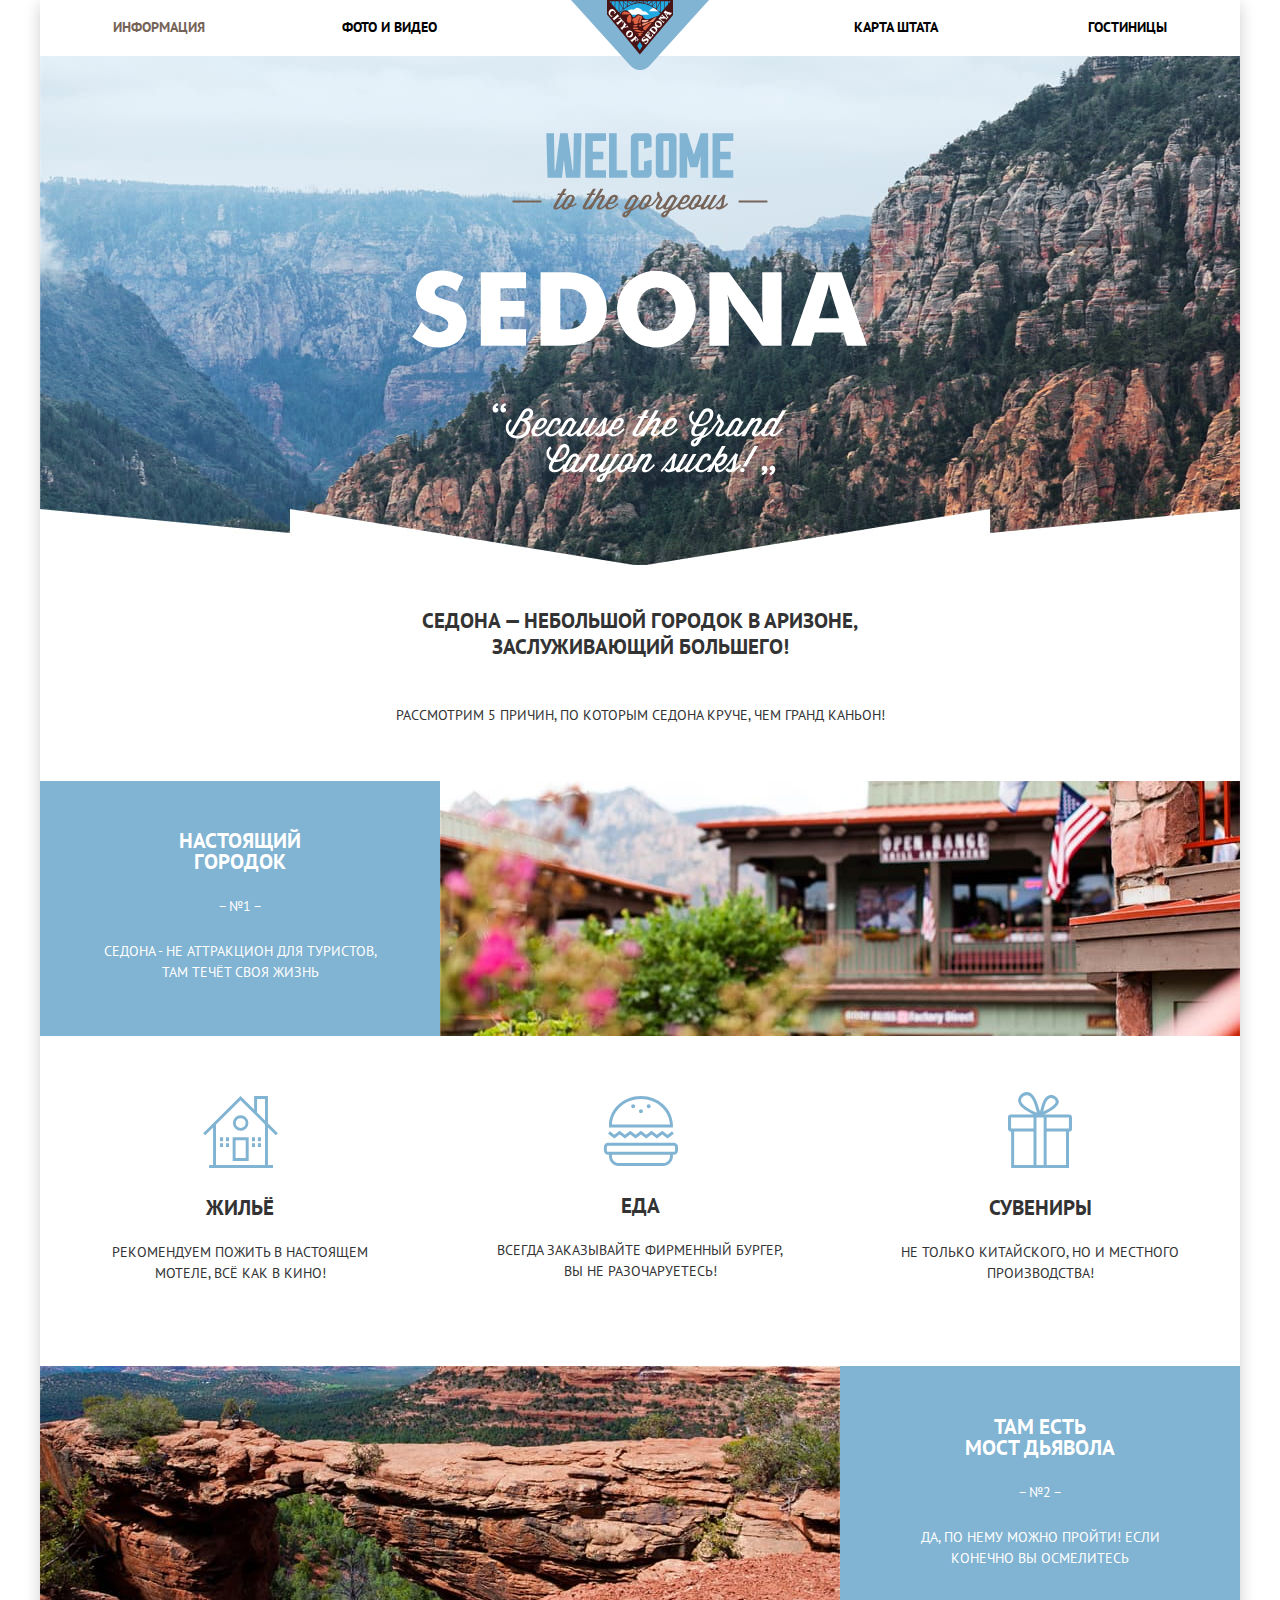
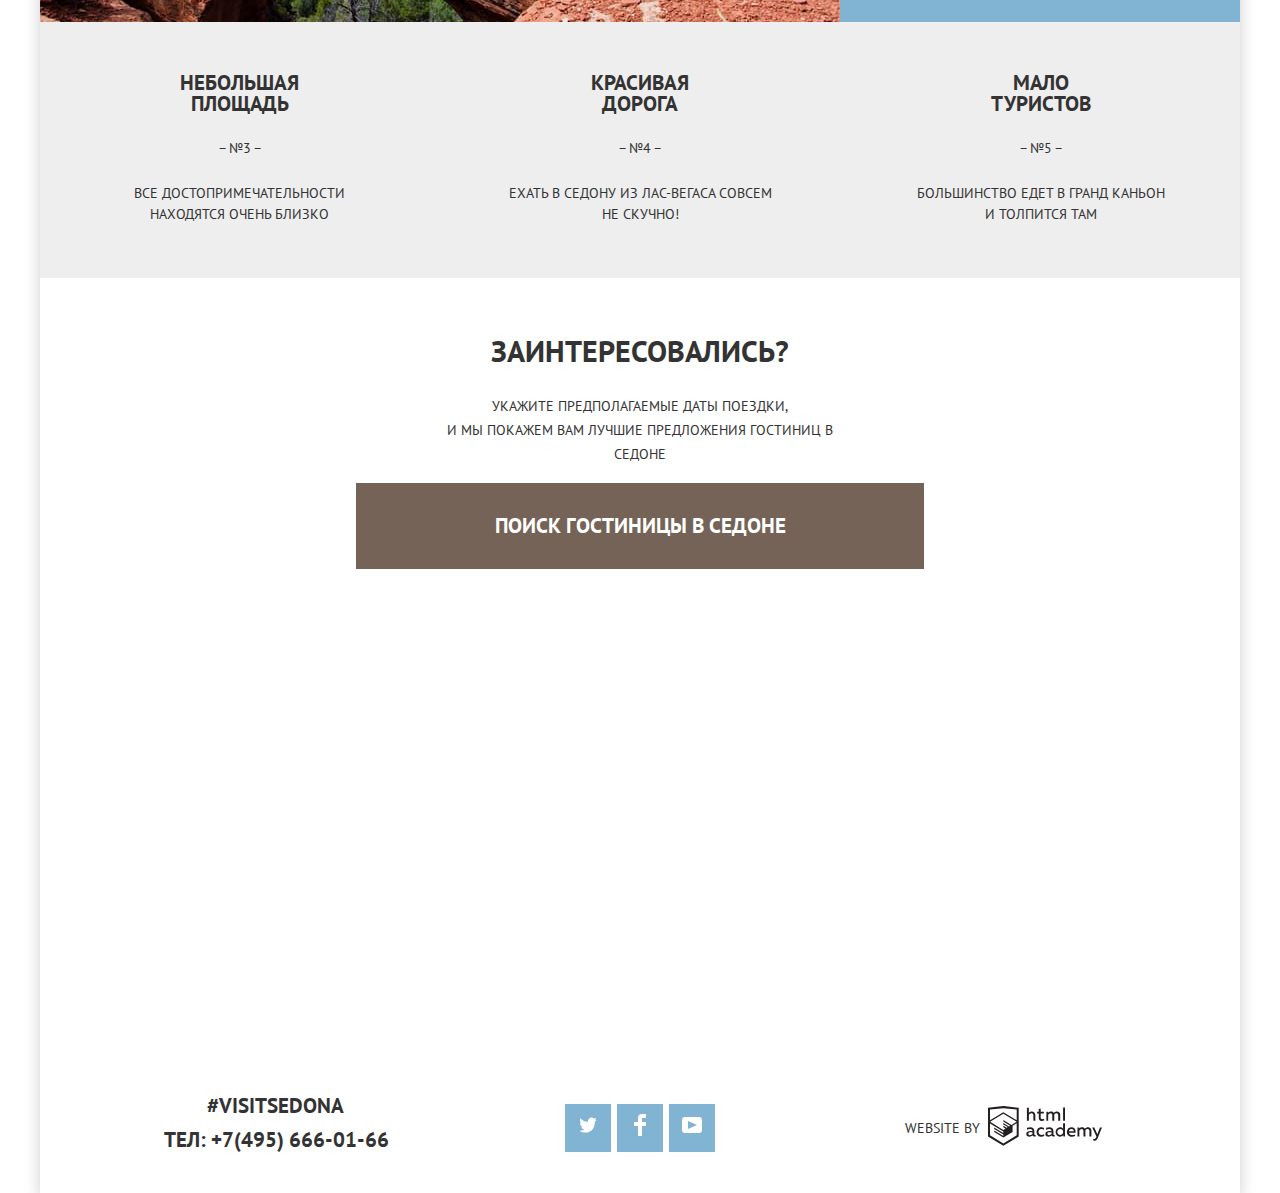
<file: index.html>
<!DOCTYPE html>
<html lang="ru">
  <head>
    <meta charset="utf-8">
    <title>HTML Academy: Седона</title>
    <link rel="stylesheet" href="css/normalize.css">
    <link href="https://fonts.googleapis.com/css2?family=PT+Sans:wght@400;700&display=swap" rel="stylesheet">
    <link rel="stylesheet" href="css/style.min.css">
  </head>
  <body>
    <div class="wrapper">
      <div class="container">
        <header>
          <nav class="menu" aria-label="меню навигации">
            <ul class="menu-list">
              <li class="menu-item menu-item-left active-page">
                <a href="#">Информация</a>
              </li>
              <li class="menu-item menu-item-left">
                <a href="#">Фото и видео</a>
              </li>
            </ul>
            <img class="logo" src="img/index/logo.svg" alt="Логотип города Седона" width="138" height="70">
            <ul class="menu-list">
              <li class="menu-item menu-item-right">
                <a href="#map">Карта штата</a>
              </li>
              <li class="menu-item menu-item-right">
                <a href="hotels.html">Гостиницы</a>
              </li>
            </ul>
          </nav>
        </header>
      </div>

      <main>
        <div class="welcome">
          <img class="main-bg" src="img/index/index-bg.jpg" alt="Добро пожаловать" width="1200" height="725">
          <img class="welcome-logo" src="img/index/welcome.svg" alt="на сайт о Седоне" width="456" height="350">
          <h1 class="visually-hidden">Седона</h1>
          <h3 class="welcome-header">Седона — небольшой городок в Аризоне, заслуживающий большего!</h3>
          <p class="welcome-text">Рассмотрим 5 причин, по которым Седона круче, чем гранд каньон!</p>
        </div>
        <section class="advantages">
          <h2 class="visually-hidden">Преимущества</h2>
          <article class="advantages-block-1">
            <div class="advantage-text">
              <h3 class="adv-header">Настоящий городок</h3>
              <p class="adv-text">&ndash;&thinsp;&numero;1&thinsp;&ndash;</p>
              <p class="adv-text">Седона - не аттракцион для туристов, там течёт своя жизнь</p>
            </div>
            <img class="advantage-bg-1" src="img/index/img1.jpg" alt="Фото одного из заведений в Седоне" width="800" height="256">
          </article>
          <article>
            <ul class="icons-list">
              <li class="icons-list-item">
                <img src="img/index/icon-1.svg" alt="Рекомендуем пожить в настоящем мотеле, всё как в кино!" width="75" height="72">
                <h3 class="icon-header">Жильё</h3>
                <p class="icon-list-text">Рекомендуем пожить в настоящем мотеле, всё как в кино!</p>
              </li>
              <li class="icons-list-item">
                <img src="img/index/icon-3.svg" alt="Всегда заказывайте фирменный бургер, вы не разочаруетесь!" width="75" height="70">
                <h3 class="icon-header">Еда</h3>
                <p class="icon-list-text">Всегда заказывайте фирменный бургер, вы не разочаруетесь!</p>
              </li>
              <li class="icons-list-item">
                <img src="img/index/icon-2.svg" alt="Сувениры Не только китайского, но и местного производства!" width="64" height="77">
                <h3 class="icon-header">Сувениры</h3>
                <p class="icon-list-text">Не только китайского, но и местного производства!</p>
              </li>
            </ul>
          </article>
          <article class="advantages-block-2">
            <img class="advantage-bg-2" src="img/index/img2.jpg" alt="Фото моста дьявола в Седоне" width="800" height="256">
            <div class="advantage-text">
              <h3 class="adv-header">Там есть<br>Мост дьявола</h3>
              <p class="adv-text">&ndash;&thinsp;&numero;2&thinsp;&ndash;</p>
              <p class="adv-text">Да, по нему можно пройти! Если конечно вы осмелитесь</p>
            </div>
          </article>
          <article class="advantages-block-3">
            <ul class="advantage-list">
              <li class="advantage-item">
                <h3 class="adv-header">небольшая площадь</h3>
                <p class="adv-text">&ndash;&thinsp;&numero;3&thinsp;&ndash;</p>
                <p class="adv-text ">все достопримечательности<br>находятся очень близко</p>
              </li>
              <li class="advantage-item">
                <h3 class="adv-header">красивая дорога</h3>
                <p class="adv-text">&ndash;&thinsp;&numero;4&thinsp;&ndash;</p>
                <p class="adv-text">ехать в седону из лас-вегаса совсем<br>не скучно!</p>
              </li>
              <li class="advantage-item">
                <h3 class="adv-header">мало туристов</h3>
                <p class="adv-text">&ndash;&thinsp;&numero;5&thinsp;&ndash;</p>
                <p class="adv-text">большинство едет в гранд каньон<br>и толпится там</p>
              </li>
            </ul>
          </article>
        </section>
        <section class="search-form">
          <div class="search-form-title">
            <h2 class="search-header">Заинтересовались?</h2>
            <p class="search-text">Укажите предполагаемые даты поездки,<br>и мы покажем вам лучшие предложения гостиниц в седоне</p>
          </div>
          <div class="iframe-map">
            <iframe src="https://www.google.com/maps/embed?pb=!1m18!1m12!1m3!1d197664.7803267476!2d-111.93201539867891!3d34.841873746299015!2m3!1f0!2f0!3f0!3m2!1i1024!2i768!4f13.1!3m3!1m2!1s0x872da132f942b00d%3A0x5548c523fa6c8efd!2sSedona%2C%20AZ%2086336%2C%20USA!5e0!3m2!1sen!2see!4v1592464055644!5m2!1sen!2see" width="1200" height="594" style="border:0;" allowfullscreen="" aria-hidden="false" tabindex="0"></iframe>
            <p><img src="img/index/map.jpg" class="map" id="map" alt="карта Седоны" width="1200" height="594"></p>
          </div>
          <form class="hotel-search" action="https://echo.htmlacademy.ru/" method="post" target="_blank" aria-label="поиск гостиницы в Седоне" tabindex="0">
            <h3 class="search-title">ПОИСК ГОСТИНИЦЫ В седоне</h3>
            <div class="search-field slide-fwd-bottom">
              <div class="search-param">
                <label for="check-in" tabindex="0">Дата заезда:</label>
                <div class="data-input data-input-field" tabindex="0">
                  <input class="search-input-text check-in-date" id="check-in" type="text" placeholder="24 апреля 2020" name="check-in" tabindex="0">
                  <span><img src="img/index/calendar.svg" alt="календарь" width="21" height="23"></span>
                </div>
              </div>
              <div class="search-param">
                <label for="check-out" tabindex="0">Дата выезда:</label>
                <div class="data-input data-input-field" tabindex="0">
                  <input class="search-input-text check-out-date" id="check-out" type="text" placeholder="4 июля 2020" name="check-out" tabindex="0">
                  <span><img src="img/index/calendar.svg" alt="календарь" width="21" height="23"></span>
                </div>
              </div>
              <div class="search-param">
                <label class="search-form-qty" for="adult">Взрослые:</label>
                <div class="data-input data-input-qty">
                  <div class="btn-less"><span></span></div>
                  <input class="search-input-qty" id="adult" type="number" name="adults" tabindex="0">
                  <div class="btn-more"><span class="horizontal"></span><span class="vertical"></span></div>
                </div>
                <label class="search-form-qty" for="children">Дети:</label>
                <div class="data-input data-input-qty">
                  <div class="btn-less"><span></span></div>
                  <input class="search-input-qty" id="children" type="number" name="children" tabindex="0">
                  <div class="btn-more"><span class="horizontal"></span><span class="vertical"></span></div>
                </div>
              </div>
              <a href="/hotels.html" class="search-btn" aria-label="кнопка поиска отеля">Найти</a>
            </div>
          </form>
        </section>
      </main>

      <footer class="footer index-footer container">
        <div class="contacts">
          <div class="contacts-flex">
            <p class="hashtag">#visitsedona</p>
            <a href="tel:+74956660166" aria-label="телефон для получения дополнительной информации. Позвонить">тел: +7(495) 666-01-66</a>
          </div>
        </div>
        <div class="social">
          <ul class="social-list">
            <li class="social-item">
              <a href="#" aria-label="twitter"><img src="img/index/twitter.svg" alt="Twitter" width="17" height="17"></a>
            </li>
            <li class="social-item">
              <a href="#" aria-label="facebook"><img src="img/index/fb-icon.svg" alt="Facebook" width="12" height="22"></a>
            </li>
            <li class="social-item">
              <a href="#" aria-label="youtube"><img src="img/index/youtube.svg" alt="Youtube" width="20" height="16"></a>
            </li>
          </ul>
        </div>
        <div class="dev-link">
          <span class="dev-text">website by</span>
          <a href="https://htmlacademy.ru/intensive/htmlcss" target="_blank">
            <svg class="dev-logo" width="115" height="41" viewBox="0 0 115 41" fill="none" xmlns="http://www.w3.org/2000/svg">
              <path fill-rule="evenodd" clip-rule="evenodd" d="M15.5197 1.05737H15.3509L0 2.71895V31.4945L15.3509 40.8382L30.7018 31.4945V2.71895L15.5197 1.05737ZM77.0183 2.62185H75.0876V15.7311H77.0183V2.62185ZM40.8619 2.63264V7.76843C41.6131 6.9864 42.6386 6.5436 43.7105 6.53843C44.6823 6.47908 45.6329 6.84495 46.3253 7.54479C47.0177 8.24462 47.3866 9.21244 47.3399 10.2068V15.7634H45.367V10.4658C45.4231 9.94897 45.2754 9.43059 44.9566 9.02553C44.6377 8.62047 44.174 8.36218 43.6683 8.3079H43.3518C42.3456 8.36979 41.4321 8.9295 40.9041 9.80764V15.7634H38.8995V2.63264H40.8619ZM77.0183 31.4837H75.2775V30.0595C74.4828 31.1353 73.23 31.7538 71.9119 31.7211C69.4751 31.5528 67.5825 29.4822 67.5825 26.9845C67.5825 24.4867 69.4751 22.4162 71.9119 22.2479C73.1195 22.2052 74.2818 22.7203 75.0771 23.6505V18.3205H77.0183V31.4837ZM47.0656 30.0595C47.263 30.0515 47.4583 30.0152 47.6459 29.9516V31.3866C47.2482 31.5404 46.826 31.6172 46.4009 31.6132C45.6482 31.6769 44.9394 31.2429 44.639 30.5342C43.7036 31.31 42.5302 31.7227 41.3261 31.6995C39.733 31.6995 38.256 30.804 38.256 28.9482C38.256 26.65 40.3661 25.9379 42.1702 25.9379C42.9402 25.9505 43.707 26.0408 44.4596 26.2076V25.884C44.4596 24.805 43.6578 23.9742 42.1491 23.9742C41.0585 23.9764 39.9804 24.2116 38.9839 24.6647V22.8305C40.0678 22.451 41.204 22.2506 42.3495 22.2371C44.8394 22.2371 46.3693 23.4455 46.3693 26.1753V29.4121C46.3546 29.5668 46.401 29.721 46.4981 29.8406C46.5951 29.9601 46.7349 30.035 46.8862 30.0487H47.0656V30.0595ZM40.2711 28.8403C40.298 29.229 40.4761 29.5905 40.7655 29.844C41.055 30.0974 41.4317 30.2217 41.8115 30.189H41.9275C42.8819 30.1906 43.7973 29.8022 44.4702 29.11V27.5779C43.842 27.4414 43.2026 27.3655 42.5605 27.3513C41.5055 27.3513 40.2817 27.7074 40.2817 28.8403H40.2711ZM56.0229 22.9384C55.1962 22.4632 54.2596 22.2246 53.3115 22.2479H52.9422C51.7332 22.2873 50.5891 22.8166 49.7619 23.7192C48.9347 24.6218 48.4923 25.8236 48.5321 27.06V27.5024C48.6957 30.0004 50.805 31.8921 53.2482 31.7318C54.2519 31.7555 55.2477 31.5452 56.1601 31.1168V29.2718C55.3769 29.7215 54.4945 29.9591 53.5963 29.9624C52.5199 30.0288 51.4963 29.4793 50.9385 28.5356C50.3806 27.5918 50.3806 26.4095 50.9385 25.4658C51.4963 24.522 52.5199 23.9725 53.5963 24.039C54.461 24.0357 55.3066 24.2989 56.0229 24.7942V22.9384ZM66.1514 30.0595C66.3488 30.0515 66.5441 30.0152 66.7317 29.9516V31.3866C66.334 31.5404 65.9118 31.6172 65.4867 31.6132C64.734 31.6769 64.0252 31.2429 63.7248 30.5342C62.7894 31.31 61.616 31.7227 60.4119 31.6995C58.8188 31.6995 57.3417 30.804 57.3417 28.9482C57.3417 26.65 59.4518 25.9379 61.256 25.9379C62.0259 25.9505 62.7928 26.0408 63.5454 26.2076V25.884C63.5454 24.805 62.7436 23.9742 61.2349 23.9742C60.1443 23.9764 59.0662 24.2116 58.0697 24.6647V22.8305C59.1536 22.451 60.2897 22.2506 61.4353 22.2371C63.9252 22.2371 65.455 23.4455 65.455 26.1753V29.4121C65.4404 29.5668 65.4868 29.721 65.5838 29.8406C65.6809 29.9601 65.8207 30.035 65.972 30.0487H66.1514V30.0595ZM59.855 29.8481C59.5632 29.5943 59.3837 29.2311 59.3569 28.8403H59.378C59.378 27.7074 60.5385 27.3513 61.6569 27.3513C62.299 27.3655 62.9383 27.4414 63.5665 27.5779V29.11C62.8937 29.8022 61.9782 30.1906 61.0239 30.189H60.9078C60.5263 30.2247 60.1469 30.1019 59.855 29.8481ZM69.3271 26.9305C69.3271 25.2859 70.6308 23.9526 72.239 23.9526L72.2601 24.0066C73.4742 24.0066 74.5742 24.7382 75.0665 25.8732V28.0311C74.5856 29.1871 73.4673 29.9296 72.239 29.9084C70.6308 29.9084 69.3271 28.5752 69.3271 26.9305ZM83.3486 22.2479C86.8408 22.2479 88.0541 25.1395 87.4844 27.7397H80.922C81.1436 29.3582 82.6839 30.0163 84.2876 30.0163C85.2509 30.0196 86.2027 29.8021 87.0729 29.3797V31.1061C86.0736 31.5421 84.9939 31.7519 83.9078 31.7211C81.2385 31.7211 78.8963 30.189 78.8963 26.9521C78.8362 25.7502 79.2482 24.5736 80.0408 23.6841C80.8334 22.7945 81.9408 22.2658 83.1165 22.2155H83.3486V22.2479ZM80.8693 26.1753C80.9704 24.8237 82.1216 23.8104 83.4436 23.9095H83.4858C84.1064 23.8531 84.7196 24.08 85.1612 24.5295C85.6028 24.979 85.8275 25.6051 85.7752 26.24H80.8693V26.1753ZM89.489 31.4621V22.4961H91.2298V23.575C91.9777 22.7197 93.041 22.2229 94.1628 22.2047C95.2951 22.1328 96.3712 22.7163 96.9482 23.7153C97.7407 22.8335 98.8477 22.3161 100.018 22.2803C100.952 22.2327 101.859 22.6011 102.507 23.2901C103.154 23.9792 103.478 24.9213 103.394 25.8732V31.4837H101.39V25.9271C101.437 25.4734 101.306 25.0191 101.024 24.6647C100.743 24.3104 100.336 24.0852 99.8917 24.039H99.6174C98.7512 24.0941 97.9525 24.536 97.4335 25.2474V31.4837H95.4289V25.9271C95.4728 25.47 95.3357 25.0139 95.0481 24.6611C94.7606 24.3082 94.3467 24.088 93.8991 24.0497H93.6881C92.7466 24.1344 91.8915 24.6449 91.3564 25.4416V31.5161H89.5312L89.489 31.4621ZM113.977 22.4745H111.972L109.324 29.2718L106.306 22.4853H104.196L108.417 31.5484L108.237 32.0016C107.72 33.3611 107.003 34.0516 106.053 34.0516C105.75 34.0548 105.447 34.0112 105.156 33.9221V35.6161C105.536 35.7125 105.926 35.7632 106.317 35.7671C107.646 35.7671 108.902 35.0226 109.851 32.6813L113.977 22.4745ZM52.689 6.78658V3.54974L50.7266 4.01369V6.73264H49.144V8.49132H50.7899V12.9905C50.7231 13.817 51.0244 14.6301 51.61 15.2038C52.1955 15.7775 53.0028 16.0505 53.8073 15.9468C54.5996 15.9535 55.3875 15.8259 56.139 15.5692V13.8429C55.5727 14.0781 54.9672 14.199 54.356 14.199C53.2165 14.199 52.689 13.8105 52.689 12.6237V8.5129H55.8541V6.78658H52.689ZM58.3862 15.7526V6.75421H60.1376V7.83316C60.8811 6.97655 61.9403 6.476 63.0601 6.45211C64.1624 6.38099 65.2146 6.93142 65.8032 7.88711C66.5958 7.00534 67.7028 6.48794 68.8734 6.45211C69.8138 6.41462 70.7233 6.79859 71.364 7.50353C72.0046 8.20846 72.3126 9.16418 72.2073 10.1205V15.7418H70.2028V10.1853C70.2499 9.73151 70.1184 9.27721 69.8373 8.92287C69.5561 8.56853 69.1485 8.34334 68.7046 8.29711H68.4619C67.5957 8.35228 66.797 8.7942 66.278 9.50553V15.7418H64.2734V10.1853C64.3206 9.73151 64.1891 9.27721 63.9079 8.92287C63.6268 8.56853 63.2191 8.34334 62.7752 8.29711H62.5326C61.5911 8.38181 60.736 8.89229 60.2009 9.68895V15.7634H58.3862V15.7526ZM28.6972 30.3033L28.7078 30.2968L28.6972 30.3184V30.3033ZM28.6972 18.3205V30.3033L15.3509 38.4321L2.00459 30.3184V18.5147L15.2876 26.6068V28.0311L6.18257 22.5284V23.9418L15.3404 29.5632V31.0629L6.19312 25.4955V26.9521L15.3509 32.5734L24.5826 26.9197V20.8129L28.6972 18.3205ZM28.7078 16.7776L25.0362 18.9355L23.3482 20.0145L15.3087 15.0837V16.4971L22.156 20.7266L22.0083 20.8237L20.9532 21.4063L15.2876 17.9537V19.3995L19.761 22.1184L18.706 22.8413L15.3298 20.7913V22.2047L17.5454 23.5426L15.2982 24.9021L2.11009 16.864L15.3087 8.72869L28.7078 16.7776ZM15.2876 7.27211L28.7078 15.3534V4.56395L15.3615 3.12895L2.01514 4.56395V15.3534L15.2876 7.27211Z" fill="#231F20"/>
            </svg>
          </a>
        </div>
      </footer>
    </div>
    <script src="js/script.min.js"></script>
  </body>
</html>
</file>
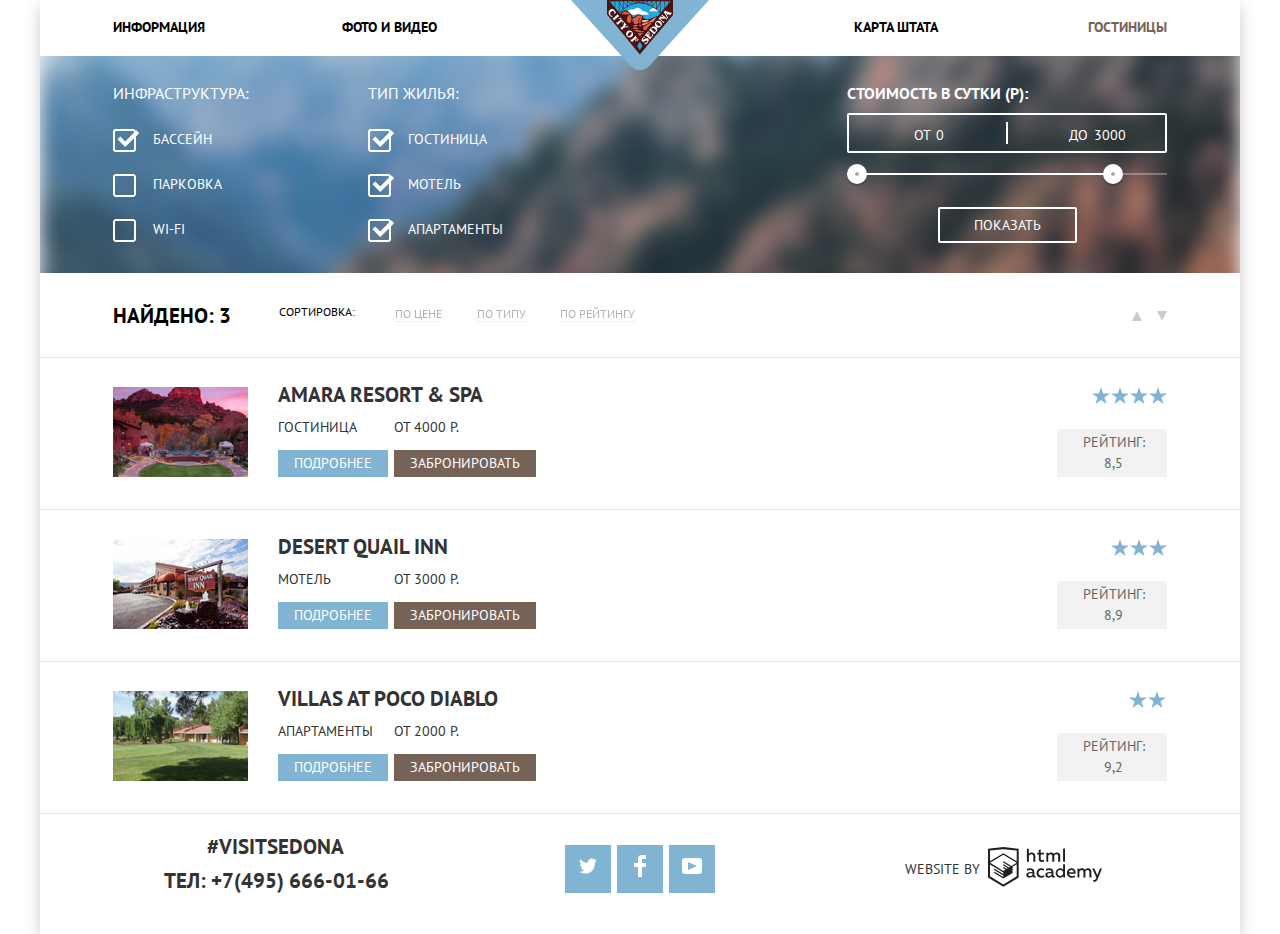
<file: hotels.html>
<!DOCTYPE html>
<html lang="ru">
  <head>
    <meta charset="utf-8">
    <title>HTML Academy: Седона</title>
    <link rel="stylesheet" href="css/normalize.css">
    <link href="https://fonts.googleapis.com/css2?family=PT+Sans:wght@400;700&display=swap" rel="stylesheet">    
    <link rel="stylesheet" href="css/style.min.css">
  </head>
  <body>
    <div class="wrapper">
      <div class="container">
        <header>
          <nav class="menu" aria-label="меню навигации">
            <ul class="menu-list">
              <li class="menu-item menu-item-left">
                <a href="#">Информация</a>
              </li>
              <li class="menu-item menu-item-left">
                <a href="#">Фото и видео</a>
              </li>
            </ul>  
            <a class="logo-link" href="index.html"><img class="logo" src="img/index/logo.svg" alt="вернуться на главную страницу" width="138" height="70"></a>
            <ul class="menu-list">
              <li class="menu-item menu-item-right">
                <a href="index.html#map">Карта штата</a>
              </li>
              <li class="menu-item menu-item-right active-page">
                <a href="hotels.html">Гостиницы</a>
              </li>
            </ul>
          </nav>
        </header>
      </div>  
  
        <main>
          <div class="blur-bg">
            <img src="img/hotels/hotels-bg.jpg" class="hotels-bg" alt="горный ландшафт" width="1200" height="217">
          </div>
          <section class="filter">
            <div class="container">
              <h2  class="visually-hidden" tabindex="0">Фильтр поиска отелей</h2>
              <form class="filter-flex" action="https://echo.htmlacademy.ru/" method="get">
                <fieldset class="filter-fieldset filter-fieldset-left">
                  <legend class="h3-facilities" tabindex="0">Инфраструктура:</legend>
                  <ul class="filter-list">
                    <li class="filter-option">
                      <input class="visually-hidden filter-fieldset-checkbox" type="checkbox" name="facilities" checked value="pool" id="pool">
                      <label for="pool">бассейн</label>
                    </li>
                    <li class="filter-option">
                      <input  class="visually-hidden filter-fieldset-checkbox" type="checkbox" name="facilities" value="parking" id="parking">
                      <label for="parking">парковка</label>
                    </li>
                    <li class="filter-option">
                      <input  class="visually-hidden filter-fieldset-checkbox" type="checkbox" name="facilities" value="wifi" id="wifi">
                      <label for="wifi">wi-fi</label>  
                    </li>
                  </ul>
                </fieldset>
                <fieldset class="filter-fieldset filter-fieldset-mid">
                    <legend class="h3-prop-type" tabindex="0">Тип жилья:</legend>
                    <ul class="filter-list">
                      <li class="filter-option">
                        <input class="visually-hidden filter-fieldset-checkbox" type="checkbox" name="prop-type" checked value="hotel" id="hotel">
                        <label for="hotel">гостиница</label>
                      </li>
                      <li class="filter-option">
                        <input class="visually-hidden filter-fieldset-checkbox" type="checkbox" name="prop-type" checked value="motel" id="motel">
                        <label for="motel">мотель</label>
                      </li>
                      <li class="filter-option">
                        <input class="visually-hidden filter-fieldset-checkbox" type="checkbox" name="prop-type" checked value="aparts" id="aparts">
                        <label for="aparts">апартаменты</label>
                      </li>
                    </ul>
                </fieldset>
                <fieldset class="filter-fieldset filter-fieldset-right">
                  <div class="filter-range">
                    <div class="filter-range-title">Стоимость в сутки (р):</div>
                    <div class="price-controls">
                      <label class="min-price">от <input type="number" name="min-price" value="0"></label>
                      <label class="max-price">до <input type="number" name="max-price" value="3000"></label>
                    </div>
                    <div class="range-controls">
                      <div class="scale">
                        <div class="bar"></div>
                      </div>
                      <div class="range-toggle range-toggle-min"></div>
                      <div class="range-toggle range-toggle-max"></div>
                    </div>
                    <button class="btn-transparent" type="submit">Показать</button>
                  </div>
                </fieldset>
              </form>
              <div class="filter-sort">
                <div class="sort-range">
                  <h3 class="h3-sort-range" tabindex="0">Найдено: 3</h3>
                  <p tabindex="0" class="sort">сортировка:</p> 
                  <ul class="sort-list">
                    <li class="sort-item"><a href="#">по цене</a></li>
                    <li class="sort-item"><a href="#">по типу</a></li>
                    <li class="sort-item"><a href="#">по рейтингу</a></li>
                  </ul>  
                </div>
                <span class="empty"></span>
                <div class="arrow-flex">
                  <span class="arrow-up"></span>
                  <span class="arrow-down"></span>
                </div>
              </div>  
            </div>
          </section>
          <section class="hotels">
            <h1 class="visually-hidden">Отели города Седона</h1>
            <ul class="hotels-list">
              <li class="hotels-item">
                <article class="hotel-flex container">
                  <img src="img/hotels/amara.jpg" alt="Amara Resort" width="135" height="90">
                  <div class="hotel-descrp-flex">
                    <h3 class="hotel-name" tabindex="0">Amara Resort & SPA</h3>
                    <p class="apt-class">Гостиница</p>
                    <p class="apt-price">от 4000 р.</p>
                    <a href="#" class="button btn-info">Подробнее</a>
                    <a href="#" class="button btn-book">Забронировать</a>    
                  </div>
                  <span class="empty"></span>
                  <div class="score">
                    <span class="star four-star"></span>
                    <span class="score-nr">рейтинг: 8,5</span>
                  </div>  
                </article>
              </li>
              <li class="hotels-item">
                <article class="hotel-flex container">
                  <img src="img/hotels/desertinn.jpg" alt="Desert quail inn" width="135" height="90">
                  <div class="hotel-descrp-flex">
                    <h3 class="hotel-name" tabindex="0">Desert Quail inn</h3>
                    <p class="apt-class">Мотель</p>
                    <p class="apt-price">от 3000 р.</p>
                    <a href="#" class="button btn-info">Подробнее</a>
                    <a href="#" class="button btn-book">Забронировать</a>    
                  </div>
                  <span class="empty"></span>
                  <div class="score">
                    <span class="star three-star"></span>
                    <span class="score-nr">рейтинг: 8,9</span>
                  </div>  
                </article>
              </li>
              <li class="hotels-item">
                <article class="hotel-flex container">
                  <img src="img/hotels/villasdiablo.jpg" alt="Villas at Poco Diablo" width="135" height="90">
                  <div class="hotel-descrp-flex">
                    <h3 class="hotel-name" tabindex="0">Villas at Poco Diablo</h3>
                    <p class="apt-class">Апартаменты</p>
                    <p class="apt-price">от 2000 р.</p>
                    <a href="#" class="button btn-info">Подробнее</a>
                    <a href="#" class="button btn-book">Забронировать</a>    
                  </div>
                  <span class="empty"></span>
                  <div class="score">
                    <span class="star two-star"></span>
                    <span class="score-nr">рейтинг: 9,2</span>
                  </div>  
                </article>
              </li>
            </ul>  
          </section>
        </main>

      <footer class="footer container">
        <div class="contacts">
          <div class="contacts-flex">
            <p class="hashtag">#visitsedona</p>
            <a href="tel:+74956660166" aria-label="телефон для получения дополнительной информации. Позвонить">тел: +7(495) 666-01-66</a>  
          </div>
        </div>
        <div class="social">
          <ul class="social-list">
            <li class="social-item">
              <a href="#" aria-label="twitter"><img src="img/index/twitter.svg" alt="Twitter" width="17" height="17"></a>
            </li>
            <li class="social-item">
              <a href="#" aria-label="facebook"><img src="img/index/fb-icon.svg" alt="Facebook" width="12" height="22"></a>
            </li>
            <li class="social-item">
              <a href="#" aria-label="youtube"><img src="img/index/youtube.svg" alt="Youtube" width="20" height="16"></a>
            </li>
          </ul>
        </div>
        <div class="dev-link">
          <span class="dev-text">website by</span> 
          <a href="https://htmlacademy.ru/intensive/htmlcss" target="_blank">
            <svg class="dev-logo" width="115" height="41" viewBox="0 0 115 41" fill="none" xmlns="http://www.w3.org/2000/svg">
              <path fill-rule="evenodd" clip-rule="evenodd" d="M15.5197 1.05737H15.3509L0 2.71895V31.4945L15.3509 40.8382L30.7018 31.4945V2.71895L15.5197 1.05737ZM77.0183 2.62185H75.0876V15.7311H77.0183V2.62185ZM40.8619 2.63264V7.76843C41.6131 6.9864 42.6386 6.5436 43.7105 6.53843C44.6823 6.47908 45.6329 6.84495 46.3253 7.54479C47.0177 8.24462 47.3866 9.21244 47.3399 10.2068V15.7634H45.367V10.4658C45.4231 9.94897 45.2754 9.43059 44.9566 9.02553C44.6377 8.62047 44.174 8.36218 43.6683 8.3079H43.3518C42.3456 8.36979 41.4321 8.9295 40.9041 9.80764V15.7634H38.8995V2.63264H40.8619ZM77.0183 31.4837H75.2775V30.0595C74.4828 31.1353 73.23 31.7538 71.9119 31.7211C69.4751 31.5528 67.5825 29.4822 67.5825 26.9845C67.5825 24.4867 69.4751 22.4162 71.9119 22.2479C73.1195 22.2052 74.2818 22.7203 75.0771 23.6505V18.3205H77.0183V31.4837ZM47.0656 30.0595C47.263 30.0515 47.4583 30.0152 47.6459 29.9516V31.3866C47.2482 31.5404 46.826 31.6172 46.4009 31.6132C45.6482 31.6769 44.9394 31.2429 44.639 30.5342C43.7036 31.31 42.5302 31.7227 41.3261 31.6995C39.733 31.6995 38.256 30.804 38.256 28.9482C38.256 26.65 40.3661 25.9379 42.1702 25.9379C42.9402 25.9505 43.707 26.0408 44.4596 26.2076V25.884C44.4596 24.805 43.6578 23.9742 42.1491 23.9742C41.0585 23.9764 39.9804 24.2116 38.9839 24.6647V22.8305C40.0678 22.451 41.204 22.2506 42.3495 22.2371C44.8394 22.2371 46.3693 23.4455 46.3693 26.1753V29.4121C46.3546 29.5668 46.401 29.721 46.4981 29.8406C46.5951 29.9601 46.7349 30.035 46.8862 30.0487H47.0656V30.0595ZM40.2711 28.8403C40.298 29.229 40.4761 29.5905 40.7655 29.844C41.055 30.0974 41.4317 30.2217 41.8115 30.189H41.9275C42.8819 30.1906 43.7973 29.8022 44.4702 29.11V27.5779C43.842 27.4414 43.2026 27.3655 42.5605 27.3513C41.5055 27.3513 40.2817 27.7074 40.2817 28.8403H40.2711ZM56.0229 22.9384C55.1962 22.4632 54.2596 22.2246 53.3115 22.2479H52.9422C51.7332 22.2873 50.5891 22.8166 49.7619 23.7192C48.9347 24.6218 48.4923 25.8236 48.5321 27.06V27.5024C48.6957 30.0004 50.805 31.8921 53.2482 31.7318C54.2519 31.7555 55.2477 31.5452 56.1601 31.1168V29.2718C55.3769 29.7215 54.4945 29.9591 53.5963 29.9624C52.5199 30.0288 51.4963 29.4793 50.9385 28.5356C50.3806 27.5918 50.3806 26.4095 50.9385 25.4658C51.4963 24.522 52.5199 23.9725 53.5963 24.039C54.461 24.0357 55.3066 24.2989 56.0229 24.7942V22.9384ZM66.1514 30.0595C66.3488 30.0515 66.5441 30.0152 66.7317 29.9516V31.3866C66.334 31.5404 65.9118 31.6172 65.4867 31.6132C64.734 31.6769 64.0252 31.2429 63.7248 30.5342C62.7894 31.31 61.616 31.7227 60.4119 31.6995C58.8188 31.6995 57.3417 30.804 57.3417 28.9482C57.3417 26.65 59.4518 25.9379 61.256 25.9379C62.0259 25.9505 62.7928 26.0408 63.5454 26.2076V25.884C63.5454 24.805 62.7436 23.9742 61.2349 23.9742C60.1443 23.9764 59.0662 24.2116 58.0697 24.6647V22.8305C59.1536 22.451 60.2897 22.2506 61.4353 22.2371C63.9252 22.2371 65.455 23.4455 65.455 26.1753V29.4121C65.4404 29.5668 65.4868 29.721 65.5838 29.8406C65.6809 29.9601 65.8207 30.035 65.972 30.0487H66.1514V30.0595ZM59.855 29.8481C59.5632 29.5943 59.3837 29.2311 59.3569 28.8403H59.378C59.378 27.7074 60.5385 27.3513 61.6569 27.3513C62.299 27.3655 62.9383 27.4414 63.5665 27.5779V29.11C62.8937 29.8022 61.9782 30.1906 61.0239 30.189H60.9078C60.5263 30.2247 60.1469 30.1019 59.855 29.8481ZM69.3271 26.9305C69.3271 25.2859 70.6308 23.9526 72.239 23.9526L72.2601 24.0066C73.4742 24.0066 74.5742 24.7382 75.0665 25.8732V28.0311C74.5856 29.1871 73.4673 29.9296 72.239 29.9084C70.6308 29.9084 69.3271 28.5752 69.3271 26.9305ZM83.3486 22.2479C86.8408 22.2479 88.0541 25.1395 87.4844 27.7397H80.922C81.1436 29.3582 82.6839 30.0163 84.2876 30.0163C85.2509 30.0196 86.2027 29.8021 87.0729 29.3797V31.1061C86.0736 31.5421 84.9939 31.7519 83.9078 31.7211C81.2385 31.7211 78.8963 30.189 78.8963 26.9521C78.8362 25.7502 79.2482 24.5736 80.0408 23.6841C80.8334 22.7945 81.9408 22.2658 83.1165 22.2155H83.3486V22.2479ZM80.8693 26.1753C80.9704 24.8237 82.1216 23.8104 83.4436 23.9095H83.4858C84.1064 23.8531 84.7196 24.08 85.1612 24.5295C85.6028 24.979 85.8275 25.6051 85.7752 26.24H80.8693V26.1753ZM89.489 31.4621V22.4961H91.2298V23.575C91.9777 22.7197 93.041 22.2229 94.1628 22.2047C95.2951 22.1328 96.3712 22.7163 96.9482 23.7153C97.7407 22.8335 98.8477 22.3161 100.018 22.2803C100.952 22.2327 101.859 22.6011 102.507 23.2901C103.154 23.9792 103.478 24.9213 103.394 25.8732V31.4837H101.39V25.9271C101.437 25.4734 101.306 25.0191 101.024 24.6647C100.743 24.3104 100.336 24.0852 99.8917 24.039H99.6174C98.7512 24.0941 97.9525 24.536 97.4335 25.2474V31.4837H95.4289V25.9271C95.4728 25.47 95.3357 25.0139 95.0481 24.6611C94.7606 24.3082 94.3467 24.088 93.8991 24.0497H93.6881C92.7466 24.1344 91.8915 24.6449 91.3564 25.4416V31.5161H89.5312L89.489 31.4621ZM113.977 22.4745H111.972L109.324 29.2718L106.306 22.4853H104.196L108.417 31.5484L108.237 32.0016C107.72 33.3611 107.003 34.0516 106.053 34.0516C105.75 34.0548 105.447 34.0112 105.156 33.9221V35.6161C105.536 35.7125 105.926 35.7632 106.317 35.7671C107.646 35.7671 108.902 35.0226 109.851 32.6813L113.977 22.4745ZM52.689 6.78658V3.54974L50.7266 4.01369V6.73264H49.144V8.49132H50.7899V12.9905C50.7231 13.817 51.0244 14.6301 51.61 15.2038C52.1955 15.7775 53.0028 16.0505 53.8073 15.9468C54.5996 15.9535 55.3875 15.8259 56.139 15.5692V13.8429C55.5727 14.0781 54.9672 14.199 54.356 14.199C53.2165 14.199 52.689 13.8105 52.689 12.6237V8.5129H55.8541V6.78658H52.689ZM58.3862 15.7526V6.75421H60.1376V7.83316C60.8811 6.97655 61.9403 6.476 63.0601 6.45211C64.1624 6.38099 65.2146 6.93142 65.8032 7.88711C66.5958 7.00534 67.7028 6.48794 68.8734 6.45211C69.8138 6.41462 70.7233 6.79859 71.364 7.50353C72.0046 8.20846 72.3126 9.16418 72.2073 10.1205V15.7418H70.2028V10.1853C70.2499 9.73151 70.1184 9.27721 69.8373 8.92287C69.5561 8.56853 69.1485 8.34334 68.7046 8.29711H68.4619C67.5957 8.35228 66.797 8.7942 66.278 9.50553V15.7418H64.2734V10.1853C64.3206 9.73151 64.1891 9.27721 63.9079 8.92287C63.6268 8.56853 63.2191 8.34334 62.7752 8.29711H62.5326C61.5911 8.38181 60.736 8.89229 60.2009 9.68895V15.7634H58.3862V15.7526ZM28.6972 30.3033L28.7078 30.2968L28.6972 30.3184V30.3033ZM28.6972 18.3205V30.3033L15.3509 38.4321L2.00459 30.3184V18.5147L15.2876 26.6068V28.0311L6.18257 22.5284V23.9418L15.3404 29.5632V31.0629L6.19312 25.4955V26.9521L15.3509 32.5734L24.5826 26.9197V20.8129L28.6972 18.3205ZM28.7078 16.7776L25.0362 18.9355L23.3482 20.0145L15.3087 15.0837V16.4971L22.156 20.7266L22.0083 20.8237L20.9532 21.4063L15.2876 17.9537V19.3995L19.761 22.1184L18.706 22.8413L15.3298 20.7913V22.2047L17.5454 23.5426L15.2982 24.9021L2.11009 16.864L15.3087 8.72869L28.7078 16.7776ZM15.2876 7.27211L28.7078 15.3534V4.56395L15.3615 3.12895L2.01514 4.56395V15.3534L15.2876 7.27211Z" fill="#231F20"/>
              </svg>          
            </a>
        </div>
      </footer>
    </div>     
  </body>
</html>
</file>
<file: css/style.min.css>
@-webkit-keyframes slide-fwd-bottom{0%{transform:translateZ(0) translateY(-100px)}to{transform:translateZ(160px) translateY(0)}}@keyframes slide-fwd-bottom{0%{transform:translateZ(0) translateY(-100px)}to{transform:translateZ(160px) translateY(0)}}:root{--basic-white: #ffffff;--basic-active-white: rgba(255, 255, 255, 0.3);--basic-active-page: #766357;--basic-light-blue: #81B3D2;--basic-blue: #669EC0;--basic-dark-blue: #5496BD;--basic-light-brown: #766357;--basic-brown: #604E43;--basic-dark-brown: #503E33;--basic-light-gray: #F2F2F2;--basic-hover-gray: #EBEBEB;--basic-focus-gray: #e5e5e5;--basic-gray: #CACACA;--basic-dark-gray: #A9A9A9;--basic-toggle-gray: #ababab;--basic-logo-gray: #BDBBBC;--basic-marble-gray: #EEEEEE;--basic-score-gray: #666666;--basic-light-black: #231F20;--basic-text-black: #333333;--basic-black: #000000;--basic-wrapper-box-shadow: rgba(0, 1, 1, 0.2);--basic-searchfield-box-shadow: rgba(0, 1, 1, 0.15);--basic-footer-bg: rgba(255, 255, 255, 0.9)}body{min-width:1200px;margin:0;padding:0;font-family:'PT Sans','Arial',sans-serif;font-size:14px;line-height:21px;font-weight:400;color:var(--basic-text-black);text-align:center;text-transform:uppercase;background-color:var(--basic-white)}a{text-decoration:none}img{max-width:100%;height:auto}.visually-hidden{position:absolute;width:1px;height:1px;margin:-1px;border:0;padding:0;clip:rect(0 0 0 0);overflow:hidden}.wrapper{position:relative;width:1200px;margin:0 auto;box-shadow:0 5px 15px var(--basic-wrapper-box-shadow)}.logo,.logo-link{z-index:1}.menu,.menu-list{display:flex;flex-flow:row;padding:0}.menu{justify-content:center;width:100%;min-height:70px;background-color:var(--basic-white)}.menu-list{margin-bottom:0;list-style:none}.menu-item{width:229px}.menu-item-left{text-align:left}.menu-item-right{text-align:right}.menu-item a{font-weight:700;line-height:26px;color:var(--basic-black)}.menu-item a:hover{color:var(--basic-light-blue)}.menu-item a:active{color:var(--basic-black);opacity:.3}.active-page a{color:var(--basic-active-page)}.welcome{position:relative;margin-top:-14px}.welcome-logo{position:absolute;display:block;top:77px;left:calc(50% - 228px)}.welcome-header{width:470px;margin:-179px auto 0;font-size:21px;line-height:26px}.welcome-text{margin:45px auto 0}.advantages{margin-top:54px}.advantage-text{display:inline-block;vertical-align:middle;width:400px;min-height:256px;color:var(--basic-white);background-color:var(--basic-light-blue)}.adv-header{width:150px;margin:50px auto 0;font-size:21px}.adv-text{width:301px;margin:24px auto 0}.advantage-bg-1{display:block;float:right}.icons-list{display:flex;flex-flow:row;justify-content:space-around;margin:0;padding:0;list-style:none}.icons-list-item img{margin-top:60px}.icons-list-item:last-child img{margin-top:55px}.icon-header{font-size:21px;margin-top:23px}.icon-list-text{width:297px;margin:24px auto 0}.advantage-bg-2{display:block;float:left}.advantages-block-2{margin-top:82px}.advantages-block-3{margin:0;background-color:var(--basic-marble-gray)}.advantage-list{display:flex;flex-flow:row;justify-content:space-between;margin:0;padding:0 0 53px;list-style:none}.advantage-item:first-child{padding-left:49px}.advantage-item:last-child{padding-right:49px}.search-form{position:relative;min-height:825px}.search-form-title{width:435px;margin:0 auto 127px}.search-header{margin:60px 0 0;font-size:30px;line-height:26px}.search-text{margin-top:30px;line-height:24px}.iframe-map iframe{position:relative;z-index:2}.hotel-search,.iframe-map p{position:absolute;z-index:1;margin:0}.hotel-search{top:145px;left:50%;transform:translate(-50%,0);z-index:3;width:568px;margin:0 auto;font-weight:700;color:var(--basic-black);background-color:var(--basic-white)}.search-title{position:relative;z-index:2;display:block;width:100%;min-height:86px;margin:0 auto;padding:32px 124px;font-size:21px;color:var(--basic-white);background-color:var(--basic-light-brown);box-sizing:border-box}.search-title:hover{background-color:var(--basic-brown)}.search-title:active{color:var(--basic-active-white);background-color:var(--basic-dark-brown)}.search-field{width:inherit;padding:55px;text-align:left;background-color:inherit;box-sizing:border-box;box-shadow:0 7px 15px var(--basic-searchfield-box-shadow)}.search-field-show{display:block;-webkit-animation-name:slide-fwd-bottom;animation-name:slide-fwd-bottom}.search-field-hide{display:none}.slide-fwd-bottom{-webkit-animation:slide-fwd-bottom .45s cubic-bezier(.25,.46,.45,.94) both;animation:slide-fwd-bottom .45s cubic-bezier(.25,.46,.45,.94) both}.search-param{display:flex;flex-flow:row;align-items:center;justify-content:space-between;margin:0 0 29px}.data-input{height:38px;padding-left:13px;padding-right:9px;background-color:var(--basic-light-gray);box-sizing:border-box}.data-input:hover{background-color:var(--basic-hover-gray)}.data-input:focus{background-color:var(--basic-white);outline:2px solid var(--basic-focus-gray)}.data-input-field{display:flex;flex-flow:row;justify-content:space-between;align-items:center;width:346px}.data-input-qty,.search-form-qty{flex-basis:25%;max-width:114px}.data-input-qty{display:flex;flex-flow:row;min-width:114px;margin:0;padding:0}.data-input-qty:not(:last-child){margin-left:40px;margin-right:53px}.search-input-qty,.search-input-text{margin:0;padding:0;font:inherit;text-transform:uppercase;color:var(--basic-black);background-color:transparent;border:0}.search-input-qty{font-size:14px;text-align:center}.btn-less,.btn-more,.search-input-qty{position:relative;flex-basis:33.333%;width:38px}.btn-less span,.horizontal,.vertical{position:absolute;top:50%;left:50%;transform:translate(-50%,-50%);display:inline-block;vertical-align:bottom;width:12px;height:3px;background-color:var(--basic-dark-gray)}.vertical{width:3px;height:12px}.search-btn{display:block;width:458px;margin-top:54px;padding-top:16px;padding-bottom:16px;font-size:21px;font-weight:700;line-height:26px;text-align:center;color:var(--basic-white);background-color:var(--basic-light-blue);box-sizing:border-box}.search-btn:hover{background-color:var(--basic-blue)}.search-btn:active{color:var(--basic-active-white);background-color:var(--basic-dark-blue)}.map{position:absolute;top:232px;left:0;z-index:-1}.footer{display:flex;flex-flow:row;align-items:center;height:120px;background:var(--basic-footer-bg)}.index-footer{position:absolute;bottom:0;z-index:4}.contacts{display:flex;flex-basis:31%;margin-bottom:20px;font:inherit;font-size:21px;font-weight:700;line-height:34px;text-transform:uppercase}.contacts-flex{display:flex;flex-flow:column;margin:0 auto}.hashtag{margin:0 2px 0 0}.contacts a{color:inherit}.social{flex-basis:38%}.social-list{display:flex;flex-flow:row;justify-content:center;margin-bottom:24px;padding:0;list-style:none}.social-item{position:relative;width:46px;height:48px;background-color:var(--basic-light-blue)}.social-item:nth-child(2){margin-right:6px;margin-left:6px}.social-item a{position:absolute;top:50%;left:50%;transform:translate(-50%,-50%)}.social-item:hover{background-color:var(--basic-blue)}.social-item:active{background-color:var(--basic-dark-blue)}.social-item a:active{opacity:.3}.dev-link{display:flex;flex-basis:31%;align-items:center;justify-content:center}.dev-link a,.dev-text{margin-bottom:10px}.dev-text{margin-right:8px}.dev-logo:hover path{fill:var(--basic-light-blue)}.dev-logo:active path{fill:var(--basic-logo-gray)}.container{width:1200px;padding-left:73px;padding-right:73px;box-sizing:border-box}.blur-bg{position:relative;width:inherit;height:217px;margin-top:-20px;overflow:hidden}.hotels-bg{position:absolute;top:-210px;left:0;-webkit-filter:blur(10px);filter:blur(10px)}.filter-flex{position:relative;display:flex;flex-flow:row;justify-content:space-between;margin-top:-217px;padding-top:27px}.filter-fieldset{display:flex;flex-flow:row wrap;margin:0;padding:0;text-align:left;color:var(--basic-white);border:0}.filter-fieldset-left{flex-basis:255px;min-width:140px;height:155px}.filter-fieldset-mid{flex-basis:255px;min-width:140px;flex-grow:1}.filter-fieldset-right{flex-basis:315px}.filter-list{padding:0;margin:0;list-style:none}.filter-option{padding-left:40px}.filter-option label{position:relative;display:block;margin-bottom:24px;-webkit-user-select:none;-moz-user-select:none;user-select:none}.filter-fieldset-checkbox+label::before{content:"";position:absolute;top:0;left:-40px;width:23px;height:23px;background-image:url(../img/hotels/checkbox-off.svg)}.filter-fieldset-checkbox:checked+label::after{content:"";position:absolute;top:0;left:-40px;width:27px;height:23px;background-image:url(../img/hotels/checkbox-on.svg)}.filter-fieldset-checkbox:disabled+label::before{content:"";position:absolute;top:0;left:-40px;width:23px;height:23px;background-image:url(../img/hotels/checkbox-off-disabled.svg)}.filter-fieldset-checkbox:checked:disabled+label::after{content:"";position:absolute;top:0;left:-40px;width:27px;height:23px;background-image:url(../img/hotels/checkbox-on-disabled.svg)}.h3-facilities,.h3-prop-type{margin-bottom:25px;font-size:16px}.filter-range{width:320px}.filter-range-title{margin-bottom:9px;font-weight:600;font-size:16px;line-height:21px}.price-controls{position:relative;height:36px;margin-bottom:20px;font-size:0;border:2px solid var(--basic-white);border-radius:2px}.price-controls::after{content:"";position:absolute;top:50%;left:50%;width:2px;height:22px;background:var(--basic-white);transform:translate(-50%,-50%)}.price-controls label{display:inline-block;font-size:14px;line-height:38px;vertical-align:top;cursor:pointer}.price-controls .max-price,.price-controls .min-price{width:90px;padding-left:65px}.price-controls input{width:50px;margin:0;color:inherit;font:inherit;background:0 0;border:0}.range-controls{position:relative;margin-bottom:32px}.range-controls .scale{height:2px;background:var(--basic-active-white)}.range-controls .bar{width:80%;height:2px;background:var(--basic-white)}.range-toggle{position:absolute;top:-9px;width:4px;height:4px;background:var(--basic-toggle-gray);border:8px solid var(--basic-white);border-radius:50%;box-shadow:0 2px 1px 0 var(--basic-wrapper-box-shadow);cursor:pointer}.range-toggle-min{left:0}.range-toggle-max{left:80%}.range-toggle-max:hover,.range-toggle-min:hover{width:5px;height:5px;background:var(--basic-toggle-gray);border:10px solid var(--basic-white)}.btn-transparent{display:block;margin:0 auto;padding:6px 34px;font-size:14px;line-height:20px;color:var(--basic-white);text-transform:uppercase;background:0 0;border:2px solid var(--basic-white);border-radius:2px;cursor:pointer}.btn-transparent:hover{color:var(--basic-black);background:var(--basic-white)}.filter-sort,.sort-range{display:flex;flex-flow:row}.filter-sort{justify-content:space-between;padding-top:20px;padding-bottom:10px}.sort-range{align-items:center;font-size:12px;color:var(--basic-black)}.h3-sort-range{margin-right:48px;font-size:21px}.sort-list{display:flex;flex-flow:row;flex-basis:auto;min-width:240px;justify-content:space-between;padding:0;margin-top:7px;list-style:none}.sort,.sort-item a{font-size:12px;line-height:18px;color:var(--basic-black)}.sort{padding-bottom:7px;margin-right:40px}.sort-item a{opacity:.3;border-bottom:1px var(--basic-light-blue) dotted}.sort-item a:hover{color:var(--basic-light-blue);opacity:1}.sort-item a:focus{color:var(--basic-light-blue);opacity:1;border:0}.sort-item a:active{color:var(--basic-black);opacity:1;border:0}.arrow-flex{display:flex;flex-flow:row;align-items:center}.arrow-up{border-bottom:10px solid var(--basic-gray)}.arrow-down,.arrow-up,.arrow-up:hover{width:0;height:0;border-left:5px solid transparent;border-right:5px solid transparent}.arrow-down{margin-left:15px;border-top:10px solid var(--basic-gray)}.arrow-up:hover{border-bottom:10px solid var(--basic-black)}.arrow-down:hover{border-top:10px solid var(--basic-black)}.arrow-down:active,.arrow-down:hover,.arrow-up:active{width:0;height:0;border-left:5px solid transparent;border-right:5px solid transparent}.arrow-up:active{border-bottom:10px solid var(--basic-light-blue)}.arrow-down:active{border-top:10px solid var(--basic-light-blue)}.hotels-list{margin:0;padding:0;list-style:none}.hotels-item{height:92px;padding-top:29px;padding-bottom:30px;border-top:1px solid var(--basic-focus-gray);overflow:hidden}.hotels-item:last-child{border-bottom:1px solid var(--basic-focus-gray)}.hotel-flex{display:flex;flex-flow:row;justify-content:flex-start}.hotel-descrp-flex{display:inline-flex;flex-flow:row wrap;align-content:space-between;width:258px;margin-left:30px;text-align:left}.hotel-name{margin:-3px 0 0;font-size:21px}.hotel-name:hover{color:var(--basic-light-blue)}.hotel-name:active{color:var(--basic-black);opacity:.3}.apt-class,.btn-info{width:110px;margin:0}.apt-price{margin:0 0 0 6px}.button{padding:3px 16px;color:var(--basic-white);box-sizing:border-box}.btn-info{background-color:var(--basic-light-blue)}.btn-info:hover{background-color:var(--basic-blue)}.btn-info:active{color:var(--basic-active-white);background-color:var(--basic-dark-blue)}.btn-book{margin-left:6px;background-color:var(--basic-light-brown)}.btn-book:hover{background-color:var(--basic-brown)}.btn-book:active{color:var(--basic-active-white);background-color:var(--basic-dark-brown)}.empty{display:flex;flex-grow:1}.score{display:flex;flex-flow:row wrap;flex-basis:110px;align-content:space-between;justify-content:flex-end}.star{background-image:url(../img/hotels/star.svg)}.four-star,.three-star,.two-star{display:block;width:75px;height:17px;background-repeat:repeat-x}.three-star,.two-star{width:56px}.two-star{width:38px}.score-nr{width:110px;padding:3px 12px 3px 15px;color:var(--basic-score-gray);background-color:var(--basic-light-gray);box-sizing:border-box}
</file>
